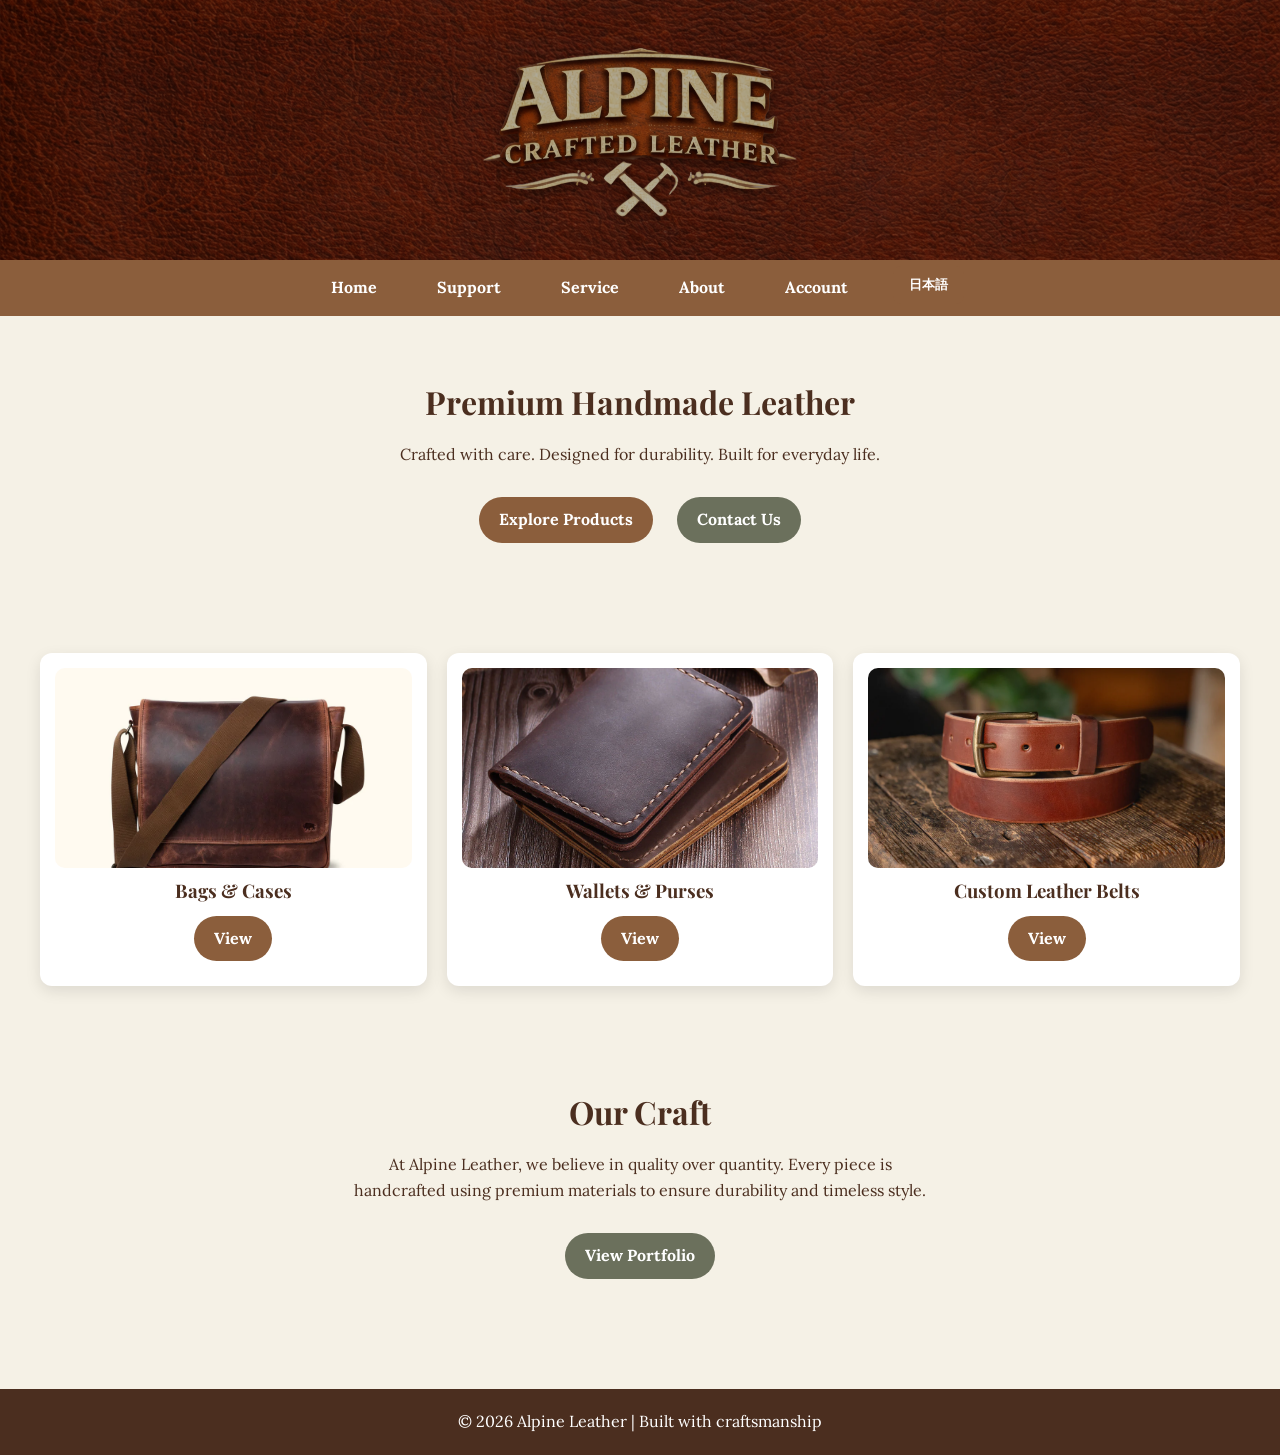
<file: index.html>
<!DOCTYPE html>
<html lang="en">
<head>
  <meta charset="UTF-8">
  <meta name="viewport" content="width=device-width, initial-scale=1.0">
  <title>Alpine Leather</title>

  <!-- Fonts -->
  <link href="https://fonts.googleapis.com/css2?family=Lora&family=Playfair+Display&family=Noto+Sans+JP:wght@400;700&display=swap" rel="stylesheet">

  <!-- CSS -->
  <link rel="stylesheet" href="styles.css">
</head>

<body>

<!-- HEADER -->
<header>
  <img src="images/Alpine_logo.png" alt="Alpine_logo" class="logo">
</header>

<!-- NAVIGATION -->
<nav class="navbar">
  <ul class="nav-links">

    <li><a id="nav-home" href="index.html">Home</a></li>

    <li class="dropdown">
      <a id="nav-support" href="support/index.html">Support</a>

      <ul class="dropdown-menu">
        <li><a id="faq-link" href="support/faqs.html">FAQs</a></li>
        <li><a id="privacy-link" href="support/privacy.html">Privacy</a></li>
        <li><a id="terms-link" href="support/terms.html">Terms</a></li>
      </ul>
    </li>

    <li class="dropdown">
      <a id="nav-service" href="service/index.html">Service</a>

      <ul class="dropdown-menu">
        <li><a id="classes-link" href="service/classes.html">Classes</a></li>
        <li><a id="leather-link" href="service/leather.html">Leather Work</a></li>
        <li><a id="bags-link" href="service/bags.html">Bags & Cases</a></li>
        <li><a id="wallets-link" href="service/wallets.html">Wallets & Purses</a></li>
        <li><a id="other-link" href="service/other.html">Other</a></li>
      </ul>
    </li>

    <li class="dropdown">
      <a id="nav-about" href="about/index.html">About</a>

      <ul class="dropdown-menu">
        <li><a id="contact-link" href="about/contact.html">Contact Us</a></li>
        <li><a id="portfolio-link" href="about/portfolio.html">Portfolio</a></li>
        <li><a id="updates-link" href="about/updates.html">Farm Updates</a></li>
        <li><a id="products-link" href="about/farm-products.html">Other Farm Products</a></li>
      </ul>
    </li>

    <li class="dropdown">
      <a id="nav-account" href="account/index.html">Account</a>

      <ul class="dropdown-menu">
        <li><a id="login-link" href="account/login.html">Log In</a></li>
        <li><a id="signup-link" href="account/signup.html">Sign Up</a></li>
        <li><a id="profile-link" href="account/profile.html">Profile</a></li>
      </ul>
    </li>

    <li>
      <button id="lang-toggle">日本語</button>
    </li>

  </ul>
</nav>

<!-- HERO SECTION -->
<section class="hero">

  <h2 id="hero-title">Premium Handmade Leather</h2>

  <p id="hero-text">
    Crafted with care. Designed for durability. Built for everyday life.
  </p>

  <a id="explore-btn" href="service/leather.html" class="btn btn-primary">
    Explore Products
  </a>

  <a id="contact-btn" href="about/contact.html" class="btn btn-secondary">
    Contact Us
  </a>

</section>

<!-- FEATURED CATEGORIES -->
<section class="grid">

  <div class="card">
    <img src="images/bag.webp" alt="Leather Bag">
    <h3 id="bag-title">Bags & Cases</h3>
    <a id="bag-view" href="service/bags.html" class="btn btn-primary">View</a>
  </div>

  <div class="card">
    <img src="images/wallet.webp" alt="Wallets">
    <h3 id="wallet-title">Wallets & Purses</h3>
    <a id="wallet-view" href="service/wallets.html" class="btn btn-primary">View</a>
  </div>

  <div class="card">
    <img src="images/belt.webp" alt="Leather belt">
    <h3 id="belt-title">Custom Leather Belts</h3>
    <a id="belt-view" href="service/belts.html" class="btn btn-primary">View</a>
  </div>

</section>

<!-- ABOUT PREVIEW -->
<section class="hero">

  <h2 id="craft-title">Our Craft</h2>

  <p id="craft-text">
    At Alpine Leather, we believe in quality over quantity.
    Every piece is handcrafted using premium materials to ensure
    durability and timeless style.
  </p>

  <a id="portfolio-btn" href="about/portfolio.html" class="btn btn-secondary">
    View Portfolio
  </a>

</section>

<!-- FOOTER -->
<footer>
  <p id="footer-text">© 2026 Alpine Leather | Built with craftsmanship</p>
</footer>
<script src="translations.js"></script>
</body>
</html>
</file>
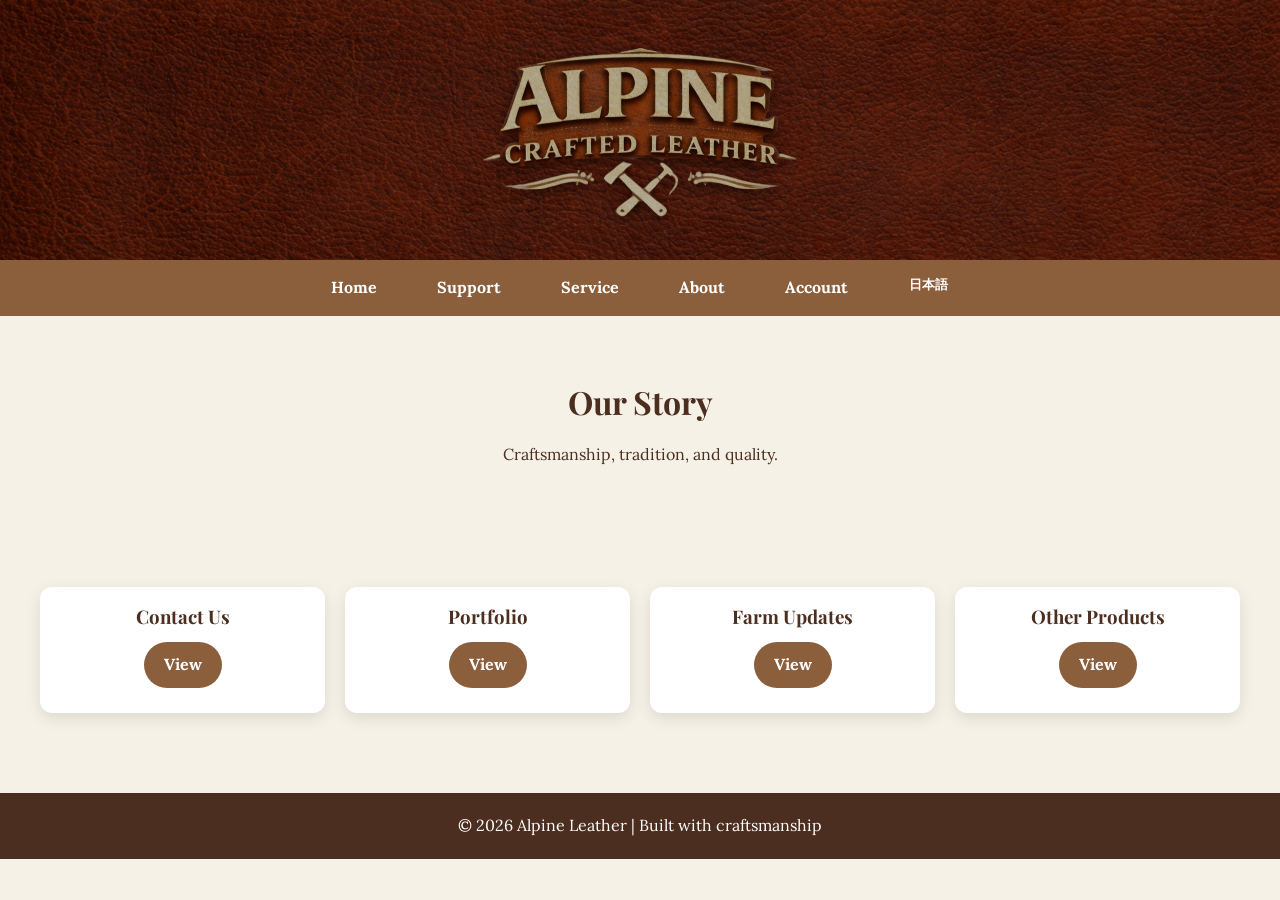
<file: about/index.html>
<!DOCTYPE html>
<html lang="en">

<head>
  <meta charset="UTF-8">
  <meta name="viewport" content="width=device-width, initial-scale=1.0">

  <title>About | Alpine Leather</title>

  <link rel="stylesheet" href="../styles.css">

  <!-- Fonts -->
  <link href="https://fonts.googleapis.com/css2?family=Lora&family=Playfair+Display&family=Noto+Sans+JP:wght@400;700&display=swap" rel="stylesheet">
</head>

<body>

<!-- HEADER -->
<header>
  <img src="../images/Alpine_logo.png" alt="Alpine_logo" class="logo">
</header>

<!-- NAVIGATION -->
<nav class="navbar">

  <ul class="nav-links">

    <li><a id="nav-home" href="../index.html">Home</a></li>

    <li class="dropdown">

      <a id="nav-support" href="../support/index.html">Support</a>

      <ul class="dropdown-menu">
        <li><a id="faq-link" href="../support/faqs.html">FAQs</a></li>
        <li><a id="privacy-link" href="../support/privacy.html">Privacy</a></li>
        <li><a id="terms-link" href="../support/terms.html">Terms</a></li>
      </ul>

    </li>

    <li class="dropdown">

      <a id="nav-service" href="../service/index.html">Service</a>

      <ul class="dropdown-menu">
        <li><a id="classes-link" href="../service/classes.html">Classes</a></li>
        <li><a id="leather-link" href="../service/leather.html">Leather Work</a></li>
        <li><a id="bags-link" href="../service/bags.html">Bags & Cases</a></li>
        <li><a id="wallets-link" href="../service/wallets.html">Wallets & Purses</a></li>
        <li><a id="other-link" href="../service/other.html">Other</a></li>
      </ul>

    </li>

    <li class="dropdown">

      <a id="nav-about" href="index.html">About</a>

      <ul class="dropdown-menu">
        <li><a id="contact-link" href="contact.html">Contact Us</a></li>
        <li><a id="portfolio-link" href="portfolio.html">Portfolio</a></li>
        <li><a id="updates-link" href="updates.html">Farm Updates</a></li>
        <li><a id="products-link" href="farm-products.html">Other Farm Products</a></li>
      </ul>

    </li>

    <li class="dropdown">

      <a id="nav-account" href="../account/index.html">Account</a>

      <ul class="dropdown-menu">
        <li><a id="login-link" href="../account/login.html">Log In</a></li>
        <li><a id="signup-link" href="../account/signup.html">Sign Up</a></li>
        <li><a id="profile-link" href="../account/profile.html">Profile</a></li>
      </ul>

    </li>

    <li>
      <button id="lang-toggle">日本語</button>
    </li>

  </ul>

</nav>

<!-- HERO -->
<section class="hero">

  <h2 id="about-title">Our Story</h2>

  <p id="about-text">
    Craftsmanship, tradition, and quality.
  </p>

</section>

<!-- ABOUT OPTIONS -->
<section class="grid">

  <div class="card">

    <h3 id="contact-card-title">Contact Us</h3>

    <a
      href="contact.html"
      class="btn btn-primary"
      id="contact-view"
    >
      View
    </a>

  </div>

  <div class="card">

    <h3 id="portfolio-card-title">Portfolio</h3>

    <a
      href="portfolio.html"
      class="btn btn-primary"
      id="portfolio-view"
    >
      View
    </a>

  </div>

  <div class="card">

    <h3 id="updates-card-title">Farm Updates</h3>

    <a
      href="updates.html"
      class="btn btn-primary"
      id="updates-view"
    >
      View
    </a>

  </div>

  <div class="card">

    <h3 id="products-card-title">Other Products</h3>

    <a
      href="farm-products.html"
      class="btn btn-primary"
      id="products-view"
    >
      View
    </a>

  </div>

</section>

<!-- FOOTER -->
<footer>
  <p id="footer-text">© Alpine Leather</p>
</footer>

<!-- TRANSLATIONS -->
<script src="../translations.js"></script>

<script>

function translateAboutPage(language) {

  const jp = language === "jp";

  // HERO
  document.getElementById("about-title").textContent =
    jp ? "私たちの物語" : "Our Story";

  document.getElementById("about-text").textContent =
    jp
    ? "職人技、伝統、そして品質を大切にしています。"
    : "Craftsmanship, tradition, and quality.";

  // CARDS
  document.getElementById("contact-card-title").textContent =
    jp ? "お問い合わせ" : "Contact Us";

  document.getElementById("portfolio-card-title").textContent =
    jp ? "作品集" : "Portfolio";

  document.getElementById("updates-card-title").textContent =
    jp ? "農場ニュース" : "Farm Updates";

  document.getElementById("products-card-title").textContent =
    jp ? "その他の商品" : "Other Products";

  // BUTTONS
  document.getElementById("contact-view").textContent =
    jp ? "表示" : "View";

  document.getElementById("portfolio-view").textContent =
    jp ? "表示" : "View";

  document.getElementById("updates-view").textContent =
    jp ? "表示" : "View";

  document.getElementById("products-view").textContent =
    jp ? "表示" : "View";
}

document.addEventListener("DOMContentLoaded", () => {

  const currentLanguage =
    localStorage.getItem("language") || "en";

  translateAboutPage(currentLanguage);

  const originalSetLanguage = setLanguage;

  setLanguage = function(language) {

    originalSetLanguage(language);

    translateAboutPage(language);
  };
});

</script>

</body>
</html>
</file>
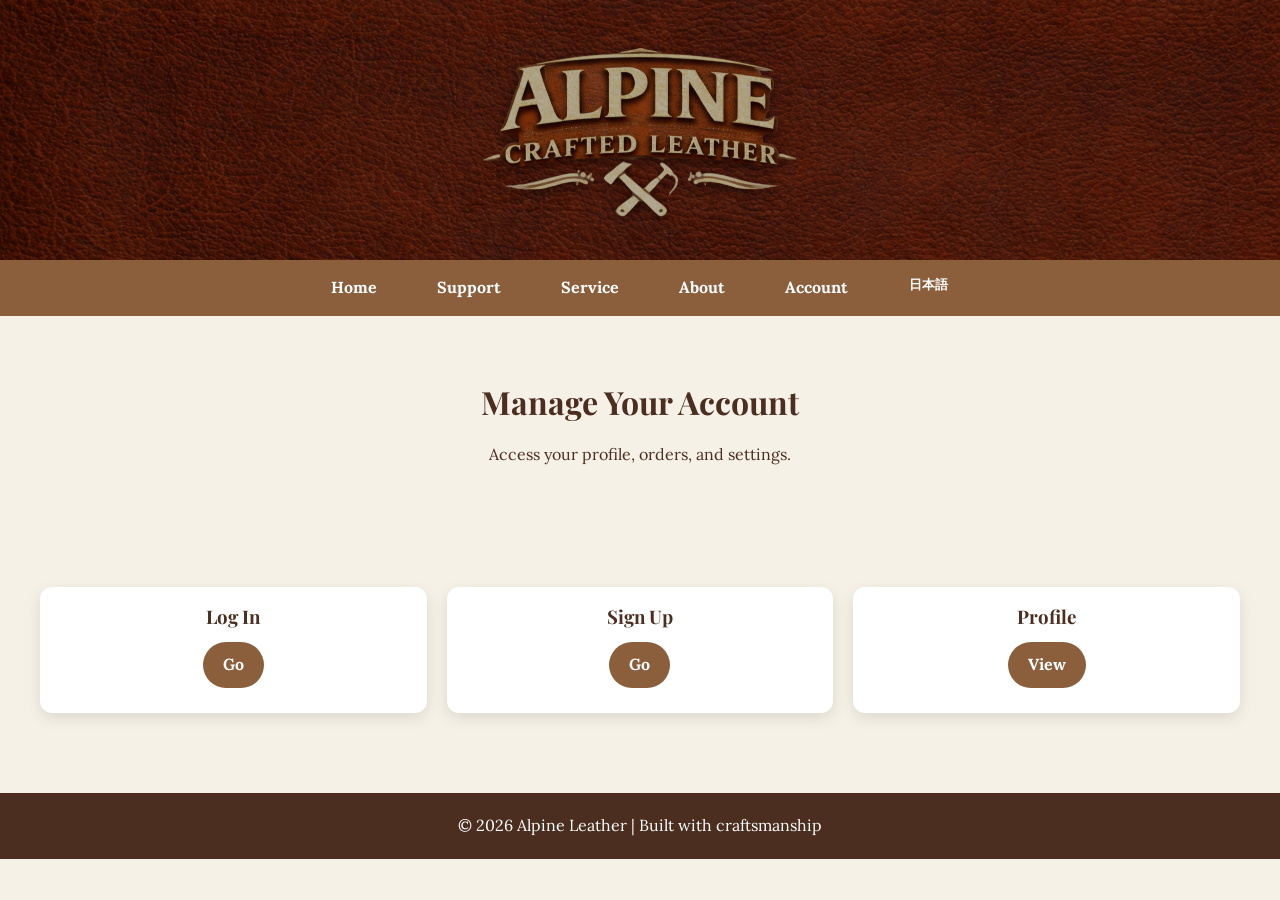
<file: account/index.html>
<!DOCTYPE html>
<html lang="en">

<head>
  <meta charset="UTF-8">
  <meta name="viewport" content="width=device-width, initial-scale=1.0">

  <title>Account | Alpine Leather</title>

  <link rel="stylesheet" href="../styles.css">

  <!-- Fonts -->
  <link href="https://fonts.googleapis.com/css2?family=Lora&family=Playfair+Display&family=Noto+Sans+JP:wght@400;700&display=swap" rel="stylesheet">
</head>

<body>

<!-- HEADER -->
<header>
  <img src="../images/Alpine_logo.png" alt="Alpine_logo" class="logo">
</header>

<!-- NAVIGATION -->
<nav class="navbar">

  <ul class="nav-links">

    <li><a id="nav-home" href="../index.html">Home</a></li>

    <li class="dropdown">

      <a id="nav-support" href="../support/index.html">Support</a>

      <ul class="dropdown-menu">
        <li><a id="faq-link" href="../support/faqs.html">FAQs</a></li>
        <li><a id="privacy-link" href="../support/privacy.html">Privacy</a></li>
        <li><a id="terms-link" href="../support/terms.html">Terms</a></li>
      </ul>

    </li>

    <li class="dropdown">

      <a id="nav-service" href="../service/index.html">Service</a>

      <ul class="dropdown-menu">
        <li><a id="classes-link" href="../service/classes.html">Classes</a></li>
        <li><a id="leather-link" href="../service/leather.html">Leather Work</a></li>
        <li><a id="bags-link" href="../service/bags.html">Bags & Cases</a></li>
        <li><a id="wallets-link" href="../service/wallets.html">Wallets & Purses</a></li>
        <li><a id="other-link" href="../service/other.html">Other</a></li>
      </ul>

    </li>

    <li class="dropdown">

      <a id="nav-about" href="../about/index.html">About</a>

      <ul class="dropdown-menu">
        <li><a id="contact-link" href="../about/contact.html">Contact Us</a></li>
        <li><a id="portfolio-link" href="../about/portfolio.html">Portfolio</a></li>
        <li><a id="updates-link" href="../about/updates.html">Farm Updates</a></li>
        <li><a id="products-link" href="../about/farm-products.html">Other Farm Products</a></li>
      </ul>

    </li>

    <li class="dropdown">

      <a id="nav-account" href="index.html">Account</a>

      <ul class="dropdown-menu">
        <li><a id="login-link" href="login.html">Log In</a></li>
        <li><a id="signup-link" href="signup.html">Sign Up</a></li>
        <li><a id="profile-link" href="profile.html">Profile</a></li>
      </ul>

    </li>

    <li>
      <button id="lang-toggle">日本語</button>
    </li>

  </ul>

</nav>

<!-- HERO -->
<section class="hero">

  <h2 id="account-title">Manage Your Account</h2>

  <p id="account-text">
    Access your profile, orders, and settings.
  </p>

</section>

<!-- ACCOUNT OPTIONS -->
<section class="grid">

  <div class="card">
    <h3 id="login-card-title">Log In</h3>
    <a href="login.html" class="btn btn-primary" id="login-btn">Go</a>
  </div>

  <div class="card">
    <h3 id="signup-card-title">Sign Up</h3>
    <a href="signup.html" class="btn btn-primary" id="signup-btn">Go</a>
  </div>

  <div class="card">
    <h3 id="profile-card-title">Profile</h3>
    <a href="profile.html" class="btn btn-primary" id="profile-btn">View</a>
  </div>

</section>

<!-- FOOTER -->
<footer>
  <p id="footer-text">© Alpine Leather</p>
</footer>

<script src="../translations.js"></script>

<script>

function translateAccountPage(language) {

  const jp = language === "jp";

  document.getElementById("account-title").textContent =
    jp ? "アカウント管理" : "Manage Your Account";

  document.getElementById("account-text").textContent =
    jp
    ? "プロフィール、注文、設定にアクセスできます。"
    : "Access your profile, orders, and settings.";

  document.getElementById("login-card-title").textContent =
    jp ? "ログイン" : "Log In";

  document.getElementById("signup-card-title").textContent =
    jp ? "新規登録" : "Sign Up";

  document.getElementById("profile-card-title").textContent =
    jp ? "プロフィール" : "Profile";

  document.getElementById("login-btn").textContent =
    jp ? "表示" : "Go";

  document.getElementById("signup-btn").textContent =
    jp ? "表示" : "Go";

  document.getElementById("profile-btn").textContent =
    jp ? "表示" : "View";
}

document.addEventListener("DOMContentLoaded", () => {

  const currentLanguage =
    localStorage.getItem("language") || "en";

  translateAccountPage(currentLanguage);

  const originalSetLanguage = setLanguage;

  setLanguage = function(language) {

    originalSetLanguage(language);

    translateAccountPage(language);
  };
});

</script>

</body>
</html>
</file>
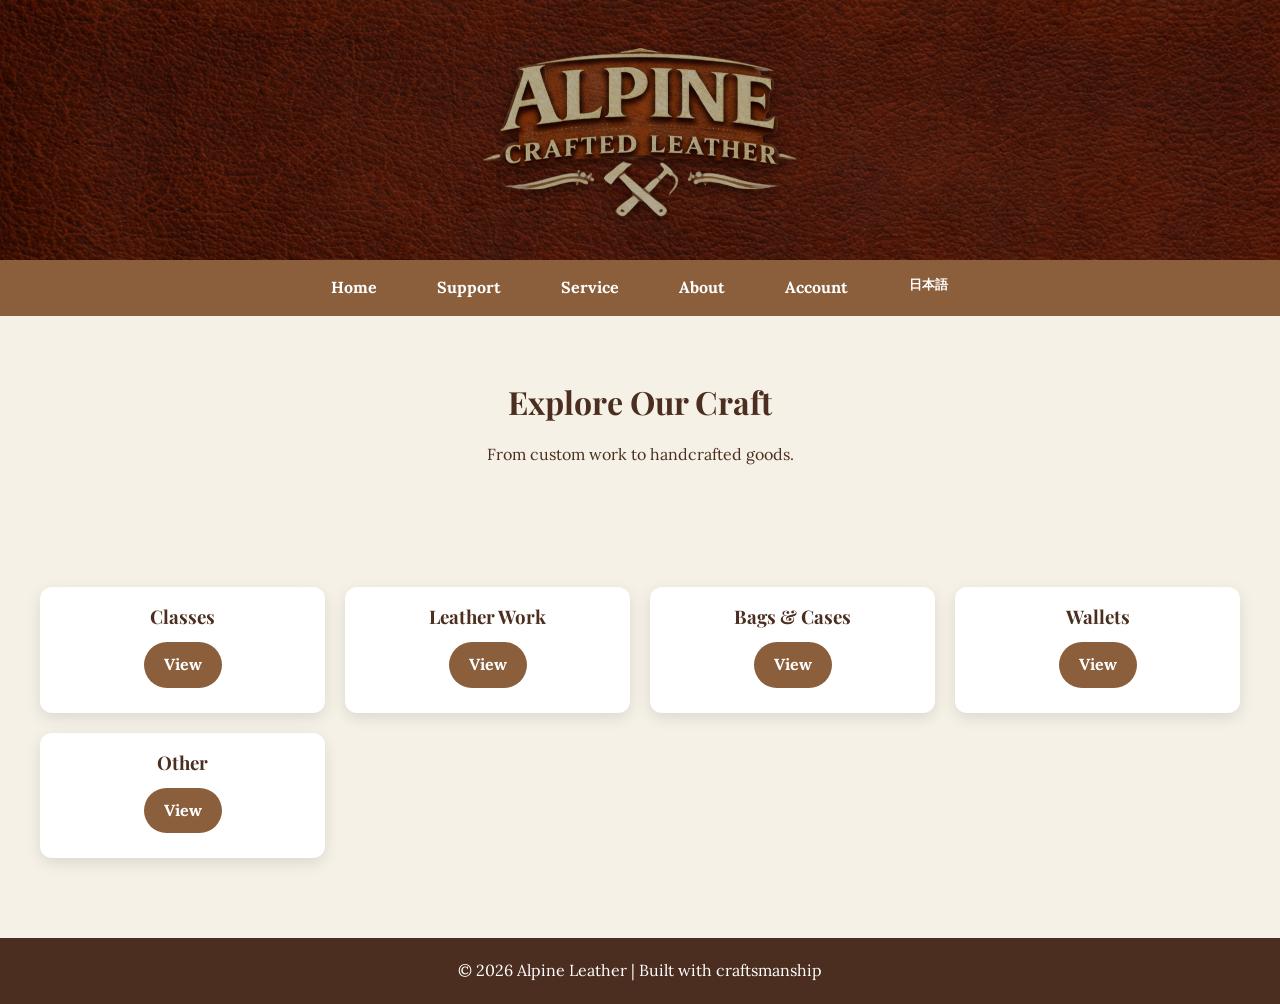
<file: service/index.html>
<!DOCTYPE html>
<html lang="en">

<head>
  <meta charset="UTF-8">
  <meta name="viewport" content="width=device-width, initial-scale=1.0">

  <title>Services | Alpine Leather</title>

  <link rel="stylesheet" href="../styles.css">

  <!-- Fonts -->
  <link href="https://fonts.googleapis.com/css2?family=Lora&family=Playfair+Display&family=Noto+Sans+JP:wght@400;700&display=swap" rel="stylesheet">
</head>

<body>

<!-- HEADER -->
<header>
  <img src="../images/Alpine_logo.png" alt="Alpine_logo" class="logo">
</header>

<!-- NAVIGATION -->
<nav class="navbar">

  <ul class="nav-links">

    <li><a id="nav-home" href="../index.html">Home</a></li>

    <li class="dropdown">

      <a id="nav-support" href="../support/index.html">Support</a>

      <ul class="dropdown-menu">
        <li><a id="faq-link" href="../support/faqs.html">FAQs</a></li>
        <li><a id="privacy-link" href="../support/privacy.html">Privacy</a></li>
        <li><a id="terms-link" href="../support/terms.html">Terms</a></li>
      </ul>

    </li>

    <li class="dropdown">

      <a id="nav-service" href="index.html">Service</a>

      <ul class="dropdown-menu">
        <li><a id="classes-link" href="classes.html">Classes</a></li>
        <li><a id="leather-link" href="leather.html">Leather Work</a></li>
        <li><a id="bags-link" href="bags.html">Bags & Cases</a></li>
        <li><a id="wallets-link" href="wallets.html">Wallets & Purses</a></li>
        <li><a id="other-link" href="other.html">Other</a></li>
      </ul>

    </li>

    <li class="dropdown">

      <a id="nav-about" href="../about/index.html">About</a>

      <ul class="dropdown-menu">
        <li><a id="contact-link" href="../about/contact.html">Contact Us</a></li>
        <li><a id="portfolio-link" href="../about/portfolio.html">Portfolio</a></li>
        <li><a id="updates-link" href="../about/updates.html">Farm Updates</a></li>
        <li><a id="products-link" href="../about/farm-products.html">Other Farm Products</a></li>
      </ul>

    </li>

    <li class="dropdown">

      <a id="nav-account" href="../account/index.html">Account</a>

      <ul class="dropdown-menu">
        <li><a id="login-link" href="../account/login.html">Log In</a></li>
        <li><a id="signup-link" href="../account/signup.html">Sign Up</a></li>
        <li><a id="profile-link" href="../account/profile.html">Profile</a></li>
      </ul>

    </li>

    <li>
      <button id="lang-toggle">日本語</button>
    </li>

  </ul>

</nav>

<!-- HERO -->
<section class="hero">

  <h2 id="services-title">Explore Our Craft</h2>

  <p id="services-text">
    From custom work to handcrafted goods.
  </p>

</section>

<!-- SERVICES GRID -->
<section class="grid">

  <div class="card">

    <h3 id="classes-card-title">Classes</h3>

    <a
      href="classes.html"
      class="btn btn-primary"
      id="classes-view"
    >
      View
    </a>

  </div>

  <div class="card">

    <h3 id="leather-card-title">Leather Work</h3>

    <a
      href="leather.html"
      class="btn btn-primary"
      id="leather-view"
    >
      View
    </a>

  </div>

  <div class="card">

    <h3 id="bags-card-title">Bags & Cases</h3>

    <a
      href="bags.html"
      class="btn btn-primary"
      id="bags-view"
    >
      View
    </a>

  </div>

  <div class="card">

    <h3 id="wallets-card-title">Wallets</h3>

    <a
      href="wallets.html"
      class="btn btn-primary"
      id="wallets-view"
    >
      View
    </a>

  </div>

  <div class="card">

    <h3 id="other-card-title">Other</h3>

    <a
      href="other.html"
      class="btn btn-primary"
      id="other-view"
    >
      View
    </a>

  </div>

</section>

<!-- FOOTER -->
<footer>
  <p id="footer-text">© Alpine Leather</p>
</footer>

<!-- TRANSLATIONS -->
<script src="../translations.js"></script>

<script>

function translateServicePage(language) {

  const jp = language === "jp";

  // HERO
  document.getElementById("services-title").textContent =
    jp ? "職人技を見る" : "Explore Our Craft";

  document.getElementById("services-text").textContent =
    jp
    ? "カスタム作品からハンドメイド商品まで。"
    : "From custom work to handcrafted goods.";

  // CARDS
  document.getElementById("classes-card-title").textContent =
    jp ? "クラス" : "Classes";

  document.getElementById("leather-card-title").textContent =
    jp ? "レザーワーク" : "Leather Work";

  document.getElementById("bags-card-title").textContent =
    jp ? "バッグ＆ケース" : "Bags & Cases";

  document.getElementById("wallets-card-title").textContent =
    jp ? "財布＆小物" : "Wallets";

  document.getElementById("other-card-title").textContent =
    jp ? "その他" : "Other";

  // BUTTONS
  document.getElementById("classes-view").textContent =
    jp ? "表示" : "View";

  document.getElementById("leather-view").textContent =
    jp ? "表示" : "View";

  document.getElementById("bags-view").textContent =
    jp ? "表示" : "View";

  document.getElementById("wallets-view").textContent =
    jp ? "表示" : "View";

  document.getElementById("other-view").textContent =
    jp ? "表示" : "View";
}

document.addEventListener("DOMContentLoaded", () => {

  const currentLanguage =
    localStorage.getItem("language") || "en";

  translateServicePage(currentLanguage);

  const originalSetLanguage = setLanguage;

  setLanguage = function(language) {

    originalSetLanguage(language);

    translateServicePage(language);
  };
});

</script>

</body>
</html>
</file>
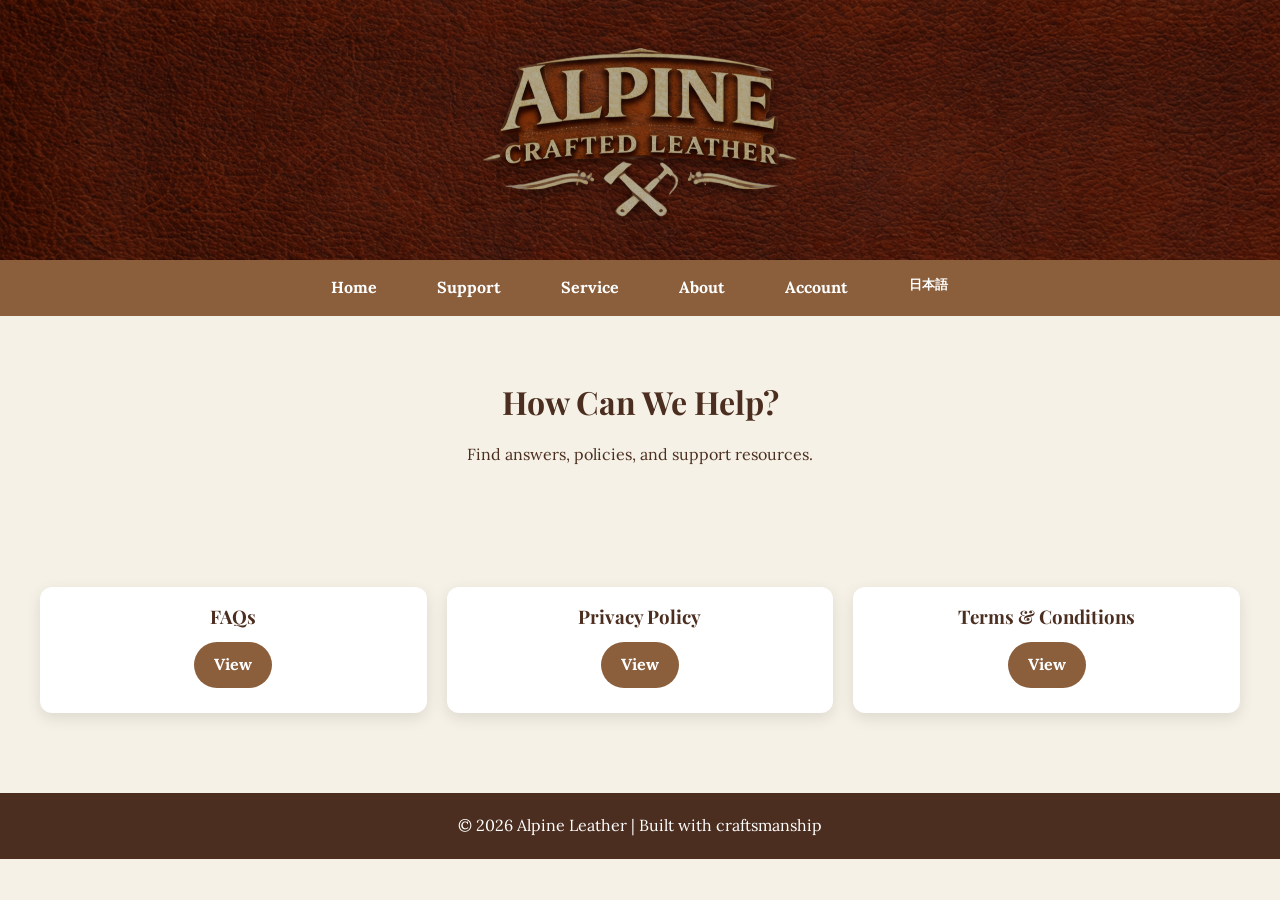
<file: support/index.html>
<!DOCTYPE html>
<html lang="en">

<head>
  <meta charset="UTF-8">
  <meta name="viewport" content="width=device-width, initial-scale=1.0">

  <title>Support | Alpine Leather</title>

  <link rel="stylesheet" href="../styles.css">

  <!-- Fonts -->
  <link href="https://fonts.googleapis.com/css2?family=Lora&family=Playfair+Display&family=Noto+Sans+JP:wght@400;700&display=swap" rel="stylesheet">
</head>

<body>

<!-- HEADER -->
<header>
  <img src="../images/Alpine_logo.png" alt="Alpine_logo" class="logo">
</header>

<!-- NAVIGATION -->
<nav class="navbar">

  <ul class="nav-links">

    <li><a id="nav-home" href="../index.html">Home</a></li>

    <li class="dropdown">

      <a id="nav-support" href="index.html">Support</a>

      <ul class="dropdown-menu">
        <li><a id="faq-link" href="faqs.html">FAQs</a></li>
        <li><a id="privacy-link" href="privacy.html">Privacy</a></li>
        <li><a id="terms-link" href="terms.html">Terms</a></li>
      </ul>

    </li>

    <li class="dropdown">

      <a id="nav-service" href="../service/index.html">Service</a>

      <ul class="dropdown-menu">
        <li><a id="classes-link" href="../service/classes.html">Classes</a></li>
        <li><a id="leather-link" href="../service/leather.html">Leather Work</a></li>
        <li><a id="bags-link" href="../service/bags.html">Bags & Cases</a></li>
        <li><a id="wallets-link" href="../service/wallets.html">Wallets & Purses</a></li>
        <li><a id="other-link" href="../service/other.html">Other</a></li>
      </ul>

    </li>

    <li class="dropdown">

      <a id="nav-about" href="../about/index.html">About</a>

      <ul class="dropdown-menu">
        <li><a id="contact-link" href="../about/contact.html">Contact Us</a></li>
        <li><a id="portfolio-link" href="../about/portfolio.html">Portfolio</a></li>
        <li><a id="updates-link" href="../about/updates.html">Farm Updates</a></li>
        <li><a id="products-link" href="../about/farm-products.html">Other Farm Products</a></li>
      </ul>

    </li>

    <li class="dropdown">

      <a id="nav-account" href="../account/index.html">Account</a>

      <ul class="dropdown-menu">
        <li><a id="login-link" href="../account/login.html">Log In</a></li>
        <li><a id="signup-link" href="../account/signup.html">Sign Up</a></li>
        <li><a id="profile-link" href="../account/profile.html">Profile</a></li>
      </ul>

    </li>

    <li>
      <button id="lang-toggle">日本語</button>
    </li>

  </ul>

</nav>

<!-- HERO -->
<section class="hero">

  <h2 id="support-title">How Can We Help?</h2>

  <p id="support-text">
    Find answers, policies, and support resources.
  </p>

</section>

<!-- SUPPORT GRID -->
<section class="grid">

  <div class="card">

    <h3 id="faq-card-title">FAQs</h3>

    <a
      href="faqs.html"
      class="btn btn-primary"
      id="faq-view"
    >
      View
    </a>

  </div>

  <div class="card">

    <h3 id="privacy-card-title">Privacy Policy</h3>

    <a
      href="privacy.html"
      class="btn btn-primary"
      id="privacy-view"
    >
      View
    </a>

  </div>

  <div class="card">

    <h3 id="terms-card-title">Terms & Conditions</h3>

    <a
      href="terms.html"
      class="btn btn-primary"
      id="terms-view"
    >
      View
    </a>

  </div>

</section>

<!-- FOOTER -->
<footer>
  <p id="footer-text">© Alpine Leather</p>
</footer>

<!-- TRANSLATIONS -->
<script src="../translations.js"></script>

<script>

function translateSupportPage(language) {

  const jp = language === "jp";

  // HERO
  document.getElementById("support-title").textContent =
    jp ? "どのようにお手伝いできますか？" : "How Can We Help?";

  document.getElementById("support-text").textContent =
    jp
    ? "回答、ポリシー、サポート情報をご確認ください。"
    : "Find answers, policies, and support resources.";

  // CARDS
  document.getElementById("faq-card-title").textContent =
    jp ? "よくある質問" : "FAQs";

  document.getElementById("privacy-card-title").textContent =
    jp ? "プライバシーポリシー" : "Privacy Policy";

  document.getElementById("terms-card-title").textContent =
    jp ? "利用規約" : "Terms & Conditions";

  // BUTTONS
  document.getElementById("faq-view").textContent =
    jp ? "表示" : "View";

  document.getElementById("privacy-view").textContent =
    jp ? "表示" : "View";

  document.getElementById("terms-view").textContent =
    jp ? "表示" : "View";
}

document.addEventListener("DOMContentLoaded", () => {

  const currentLanguage =
    localStorage.getItem("language") || "en";

  translateSupportPage(currentLanguage);

  const originalSetLanguage = setLanguage;

  setLanguage = function(language) {

    originalSetLanguage(language);

    translateSupportPage(language);
  };
});

</script>

</body>
</html>
</file>
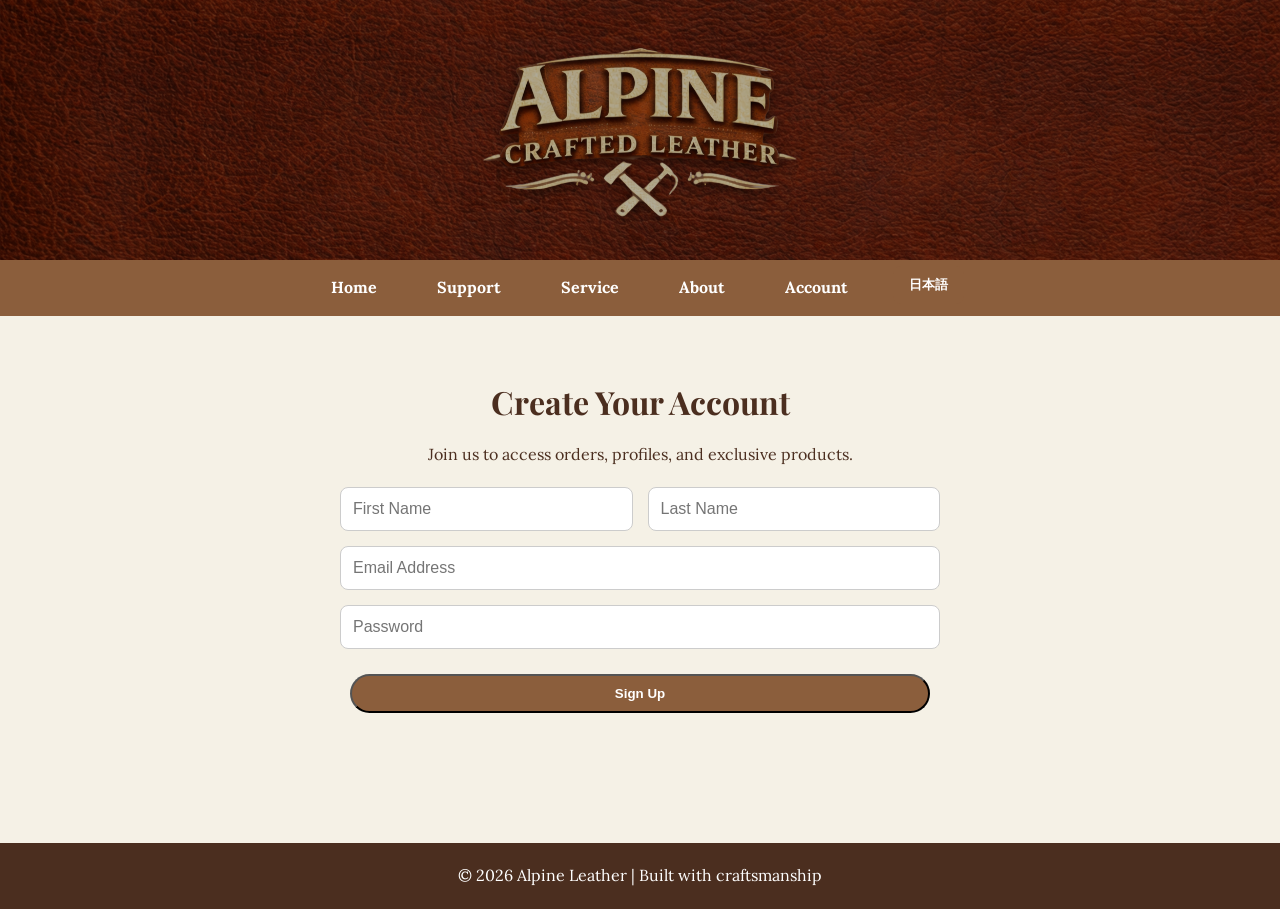
<file: account/signup.html>
<!DOCTYPE html>
<html lang="en">

<head>
  <meta charset="UTF-8">
  <meta name="viewport" content="width=device-width, initial-scale=1.0">

  <title>Sign Up | Alpine Leather</title>

  <link rel="stylesheet" href="../styles.css">
  <link rel="stylesheet" href="../forms.css">

  <link href="https://fonts.googleapis.com/css2?family=Lora&family=Playfair+Display&family=Noto+Sans+JP:wght@400;700&display=swap" rel="stylesheet">
</head>

<body>

<!-- HEADER -->
<header>
  <img src="../images/Alpine_logo.png" alt="Alpine_logo" class="logo">
</header>

<!-- NAVIGATION -->
<nav class="navbar">

  <ul class="nav-links">

    <li><a id="nav-home" href="../index.html">Home</a></li>

    <li class="dropdown">

      <a id="nav-support" href="../support/index.html">Support</a>

      <ul class="dropdown-menu">
        <li><a id="faq-link" href="../support/faqs.html">FAQs</a></li>
        <li><a id="privacy-link" href="../support/privacy.html">Privacy</a></li>
        <li><a id="terms-link" href="../support/terms.html">Terms</a></li>
      </ul>

    </li>

    <li class="dropdown">

      <a id="nav-service" href="../service/index.html">Service</a>

      <ul class="dropdown-menu">
        <li><a id="classes-link" href="../service/classes.html">Classes</a></li>
        <li><a id="leather-link" href="../service/leather.html">Leather Work</a></li>
        <li><a id="bags-link" href="../service/bags.html">Bags & Cases</a></li>
        <li><a id="wallets-link" href="../service/wallets.html">Wallets & Purses</a></li>
        <li><a id="other-link" href="../service/other.html">Other</a></li>
      </ul>

    </li>

    <li class="dropdown">

      <a id="nav-about" href="../about/index.html">About</a>

      <ul class="dropdown-menu">
        <li><a id="contact-link" href="../about/contact.html">Contact Us</a></li>
        <li><a id="portfolio-link" href="../about/portfolio.html">Portfolio</a></li>
        <li><a id="updates-link" href="../about/updates.html">Farm Updates</a></li>
        <li><a id="products-link" href="../about/farm-products.html">Other Farm Products</a></li>
      </ul>

    </li>

    <li class="dropdown">

      <a id="nav-account" href="index.html">Account</a>

      <ul class="dropdown-menu">
        <li><a id="login-link" href="login.html">Log In</a></li>
        <li><a id="signup-link" href="signup.html">Sign Up</a></li>
        <li><a id="profile-link" href="profile.html">Profile</a></li>
      </ul>

    </li>

    <li>
      <button id="lang-toggle">日本語</button>
    </li>

  </ul>

</nav>

<!-- HERO -->
<main class="hero">

  <h2 id="signup-title">Create Your Account</h2>

  <p id="signup-text">
    Join us to access orders, profiles, and exclusive products.
  </p>

  <form id="signupForm" class="form-container">

    <div class="form-row">

      <input
        type="text"
        id="firstName"
        placeholder="First Name"
        required
      >

      <input
        type="text"
        id="lastName"
        placeholder="Last Name"
        required
      >

    </div>

    <input
      type="email"
      id="email"
      placeholder="Email Address"
      required
    >

    <input
      type="password"
      id="password"
      placeholder="Password"
      required
    >

    <button
      type="submit"
      class="btn btn-primary"
      id="signup-submit"
    >
      Sign Up
    </button>

  </form>

  <p id="message"></p>

</main>

<!-- FOOTER -->
<footer>
  <p id="footer-text">© Alpine Leather</p>
</footer>

<script src="../translations.js"></script>

<script>

function translateSignupPage(language) {

  const jp = language === "jp";

  document.getElementById("signup-title").textContent =
    jp ? "アカウント作成" : "Create Your Account";

  document.getElementById("signup-text").textContent =
    jp
    ? "注文、プロフィール、限定商品にアクセスできます。"
    : "Join us to access orders, profiles, and exclusive products.";

  document.getElementById("firstName").placeholder =
    jp ? "名" : "First Name";

  document.getElementById("lastName").placeholder =
    jp ? "姓" : "Last Name";

  document.getElementById("email").placeholder =
    jp ? "メールアドレス" : "Email Address";

  document.getElementById("password").placeholder =
    jp ? "パスワード" : "Password";

  document.getElementById("signup-submit").textContent =
    jp ? "新規登録" : "Sign Up";
}

document.addEventListener("DOMContentLoaded", () => {

  const currentLanguage =
    localStorage.getItem("language") || "en";

  translateSignupPage(currentLanguage);

  const originalSetLanguage = setLanguage;

  setLanguage = function(language) {

    originalSetLanguage(language);

    translateSignupPage(language);
  };
});

document.getElementById("signupForm")
.addEventListener("submit", function(e) {

  e.preventDefault();

  const user = {

    firstName:
      document.getElementById("firstName").value,

    lastName:
      document.getElementById("lastName").value,

    email:
      document.getElementById("email").value,

    password:
      document.getElementById("password").value
  };

  localStorage.setItem(
    "user",
    JSON.stringify(user)
  );

  const jp =
    localStorage.getItem("language") === "jp";

  document.getElementById("message").textContent =
    jp
    ? "アカウントが作成されました。"
    : "Account created successfully!";

  setTimeout(() => {

    window.location.href = "profile.html";

  }, 2000);
});

</script>

</body>
</html>
</file>
<file: styles.css>
/* COLOR SYSTEM */
:root {
  --brown-dark: #4b2e1f;
  --brown-medium: #8b5e3c;
  --tan: #d2b48c;
  --cream: #f5f1e6;
  --olive: #6b705c;
}

/* RESET */
* {
  margin: 0;
  padding: 0;
  box-sizing: border-box;
}

/* BODY */
body {
  font-family: 'Lora', serif;
  background: var(--cream);
  color: var(--brown-dark);
  line-height: 1.6;
}

/* HEADINGS */
h1, h2, h3 {
  font-family: 'Playfair Display', serif;
}

/* =========================
   HEADER (UPDATED)
   ========================= */

header {
   background:
    linear-gradient(rgba(0,0,0,0.5), rgba(0,0,0,0.5)),
    url("images/Leather_Header.png");
  background-size: cover;
  background-position: center;
  background-repeat: no-repeat;

  color: white;
  text-align: center;

  padding: 40px 20px;
  min-height: 180px;

  display: flex;
  flex-direction: column;
  justify-content: center;

  position: relative;
}


.logo {
  height: 60%;        /* scales with header */
  max-height: 180px;  /* prevents it from getting huge */
  width: auto;
  display: block;
  margin: 0 auto;
  filter: brightness(.7) drop-shadow(0 3px 6px rgba(0,0,0,0.6));
}

/* KEEP TEXT ABOVE OVERLAY */
header * {
  position: relative;
  z-index: 1;
}

header p {
  margin-top: 10px;
  color: #f5e6d3;
}

header h1 {
  font-size: clamp(1.8rem, 5vw, 2.5rem);
}

/* NAVBAR */
.navbar {
  background: var(--brown-medium);
}

.nav-links {
  list-style: none;
  display: flex;
  justify-content: center;
  gap: 30px;
  flex-wrap: wrap;
}

.nav-links li {
  position: relative;
}

.nav-links a {
  display: block;
  padding: 15px;
  color: white;
  text-decoration: none;
  font-weight: bold;
}

.nav-links a:hover {
  color: var(--tan);
}

/* DROPDOWN */
.dropdown-menu {
  display: none;
  position: absolute;
  background: white;
  top: 100%;
  left: 0;
  min-width: 200px;
  border-radius: 8px;
  overflow: hidden;
  box-shadow: 0 10px 20px rgba(0,0,0,0.2);
  z-index: 1000;
}

.dropdown-menu li {
  border-bottom: 1px solid #eee;
}

.dropdown-menu a {
  color: var(--brown-dark);
  padding: 12px;
}

.dropdown-menu a:hover {
  background: var(--cream);
}

.dropdown:hover .dropdown-menu {
  display: block;
}

/* HERO SECTION */
.hero {
  text-align: center;
  padding: 60px 20px;
}

.hero h2 {
  font-size: clamp(1.5rem, 4vw, 2rem);
  margin-bottom: 15px;
}

.hero p {
  max-width: 600px;
  margin: 0 auto 20px;
  padding: 0 10px;
}

/* BUTTONS */
.btn {
  display: inline-block;
  padding: 10px 20px;
  margin: 10px;
  border-radius: 25px;
  text-decoration: none;
  font-weight: bold;
  transition: 0.3s;
}

.btn-primary {
  background: var(--brown-medium);
  color: white;
}

.btn-primary:hover {
  background: var(--brown-dark);
}

.btn-secondary {
  background: var(--olive);
  color: white;
}

.btn-secondary:hover {
  opacity: 0.9;
}

/* GRID SECTION */
.grid {
  display: grid;
  grid-template-columns: repeat(auto-fit, minmax(250px, 1fr));
  gap: 20px;
  padding: 40px;
}

/* CARD */
.card {
  background: white;
  border-radius: 12px;
  padding: 15px;
  text-align: center;
  box-shadow: 0 5px 15px rgba(0,0,0,0.1);
  transition: 0.3s;
}

.card:hover {
  transform: translateY(-5px);
}

/* IMAGES */
.card img {
  width: 100%;
  height: 200px;
  object-fit: cover;
  border-radius: 10px;
}

/* FOOTER */
footer {
  text-align: center;
  padding: 20px;
  background: var(--brown-dark);
  color: white;
  margin-top: 40px;
}




/* =========================
   MOBILE RESPONSIVENESS
   ========================= */

@media (max-width: 768px) {

  header {
    min-height: 140px;
    padding: 40px 15px;
  }

  .logo {
    max-height: 90px;
  }

  .nav-links {
    flex-direction: column;
    align-items: center;
    gap: 10px;
  }

  .nav-links a {
    padding: 10px;
  }

  .dropdown-menu {
    position: static;
    box-shadow: none;
  }

  .dropdown:hover .dropdown-menu {
    display: none;
  }

  .grid {
    padding: 20px;
  }

  .hero {
    padding: 40px 15px;
  }

  .card img {
    height: 180px;
  }
}

@media (max-width: 480px) {

  header {
    min-height: 120px;
    padding: 30px 10px;
  }

  .logo {
    max-height: 70px;
  }


  .hero h2 {
    font-size: 1.4rem;
  }

  .card img {
    height: 160px;
  }

  .btn {
    width: 100%;
    text-align: center;
  }
}

/* =========================
   JAPANESE MODE
   ========================= */

.japanese-mode {

  font-family:
    "Noto Sans JP",
    "Yu Gothic",
    sans-serif;

  letter-spacing: 0.03em;
}

/* Japanese websites often use slightly denser layouts */
.japanese-mode .hero {
  padding: 50px 20px;
}

/* Navigation */
#lang-toggle {

  background: var(--brown-medium);
  color: white;

  border: none;

  padding: 10px 16px;

  border-radius: 8px;

  cursor: pointer;

  font-weight: bold;

  margin-top: 6px;

  transition: 0.3s;
}

#lang-toggle:hover {
  background: var(--brown-dark);
}

/* Japanese styling adjustments */
.japanese-mode .navbar {
  background: #7a1f1f;
}

.japanese-mode .card {

  border: 1px solid rgba(0,0,0,0.08);

  box-shadow:
    0 3px 10px rgba(0,0,0,0.08);
}

/* Better spacing for Japanese characters */
.japanese-mode p {
  line-height: 2;
}

/* Decorative vertical text option */
.vertical-japanese {
  writing-mode: vertical-rl;
}
</file>
<file: forms.css>
.form-container {
  max-width: 600px;
  margin: 20px auto;
  display: flex;
  flex-direction: column;
  gap: 15px;
}

.form-row {
  display: flex;
  gap: 15px;
}

.form-row input {
  flex: 1;
}

input {
  padding: 12px;
  border-radius: 8px;
  border: 1px solid #ccc;
  font-size: 16px;
}

#message {
  margin-top: 15px;
  font-weight: bold;
}
</file>
